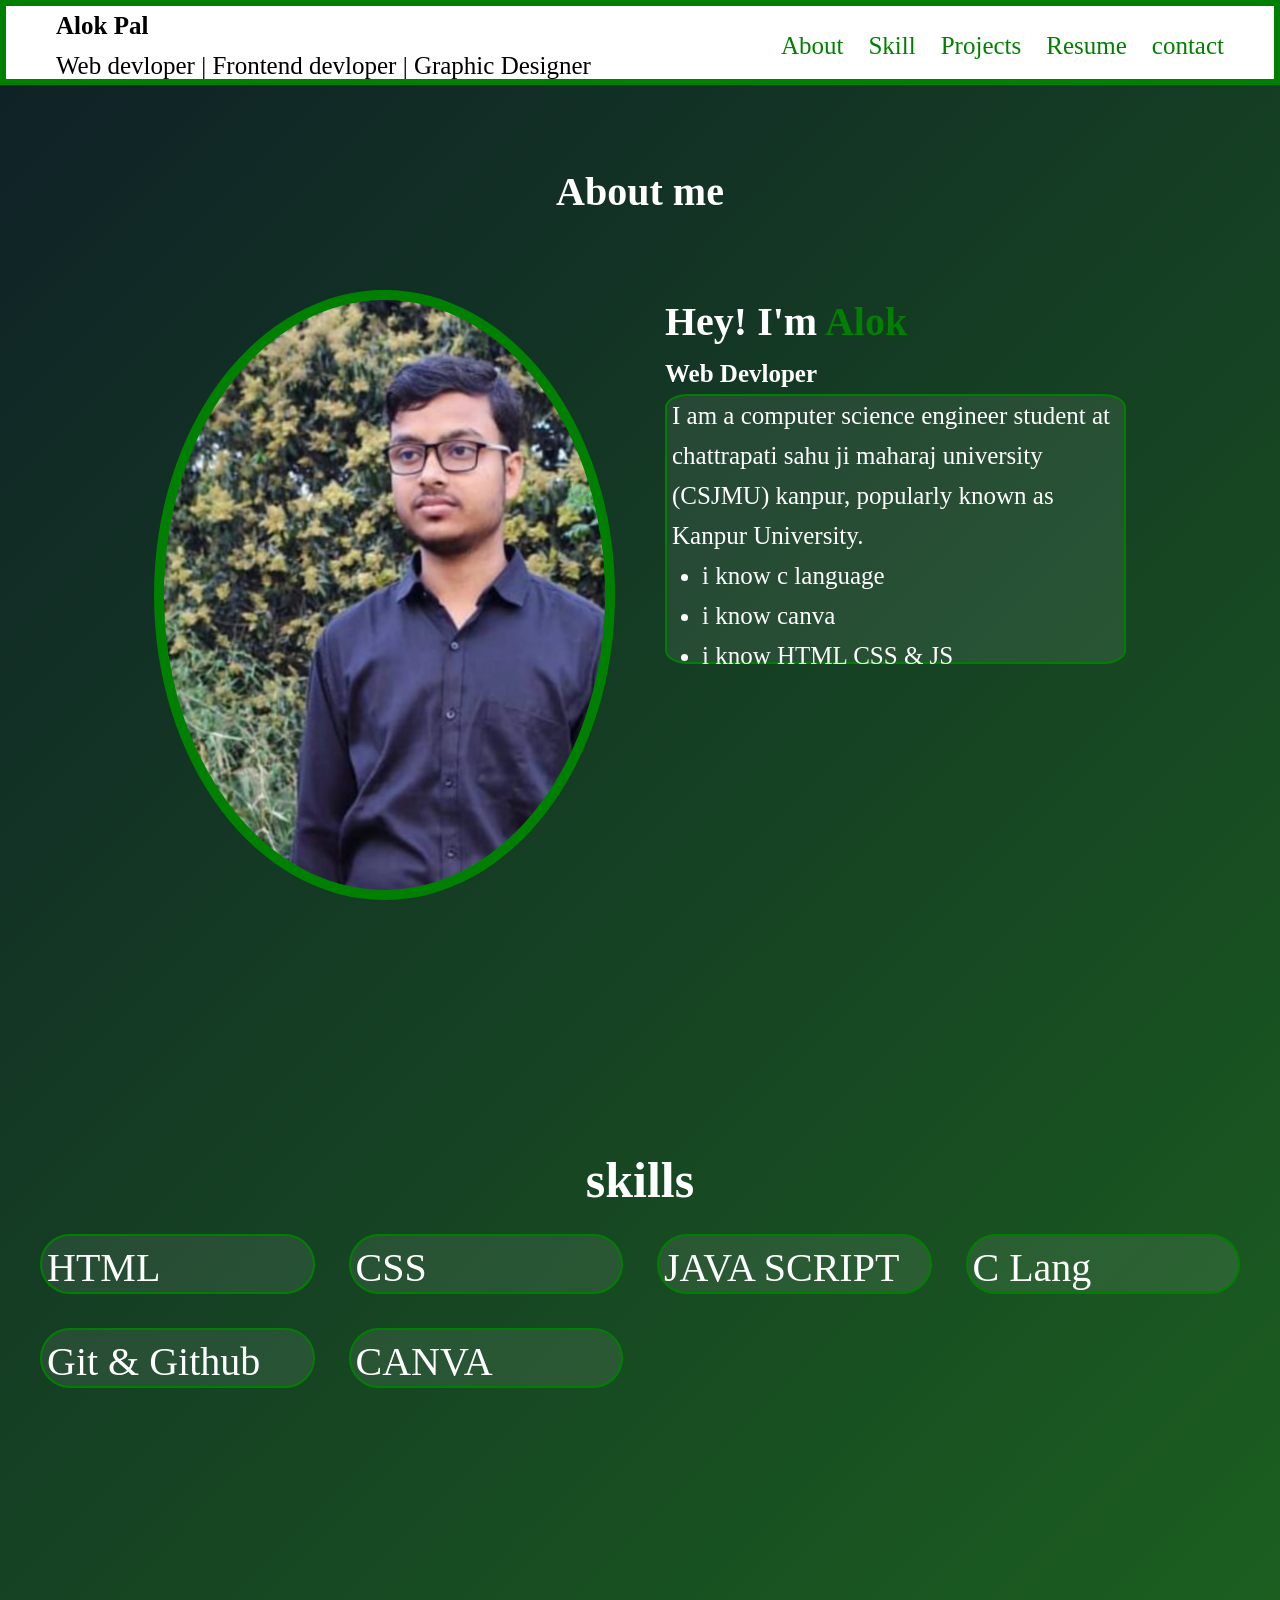
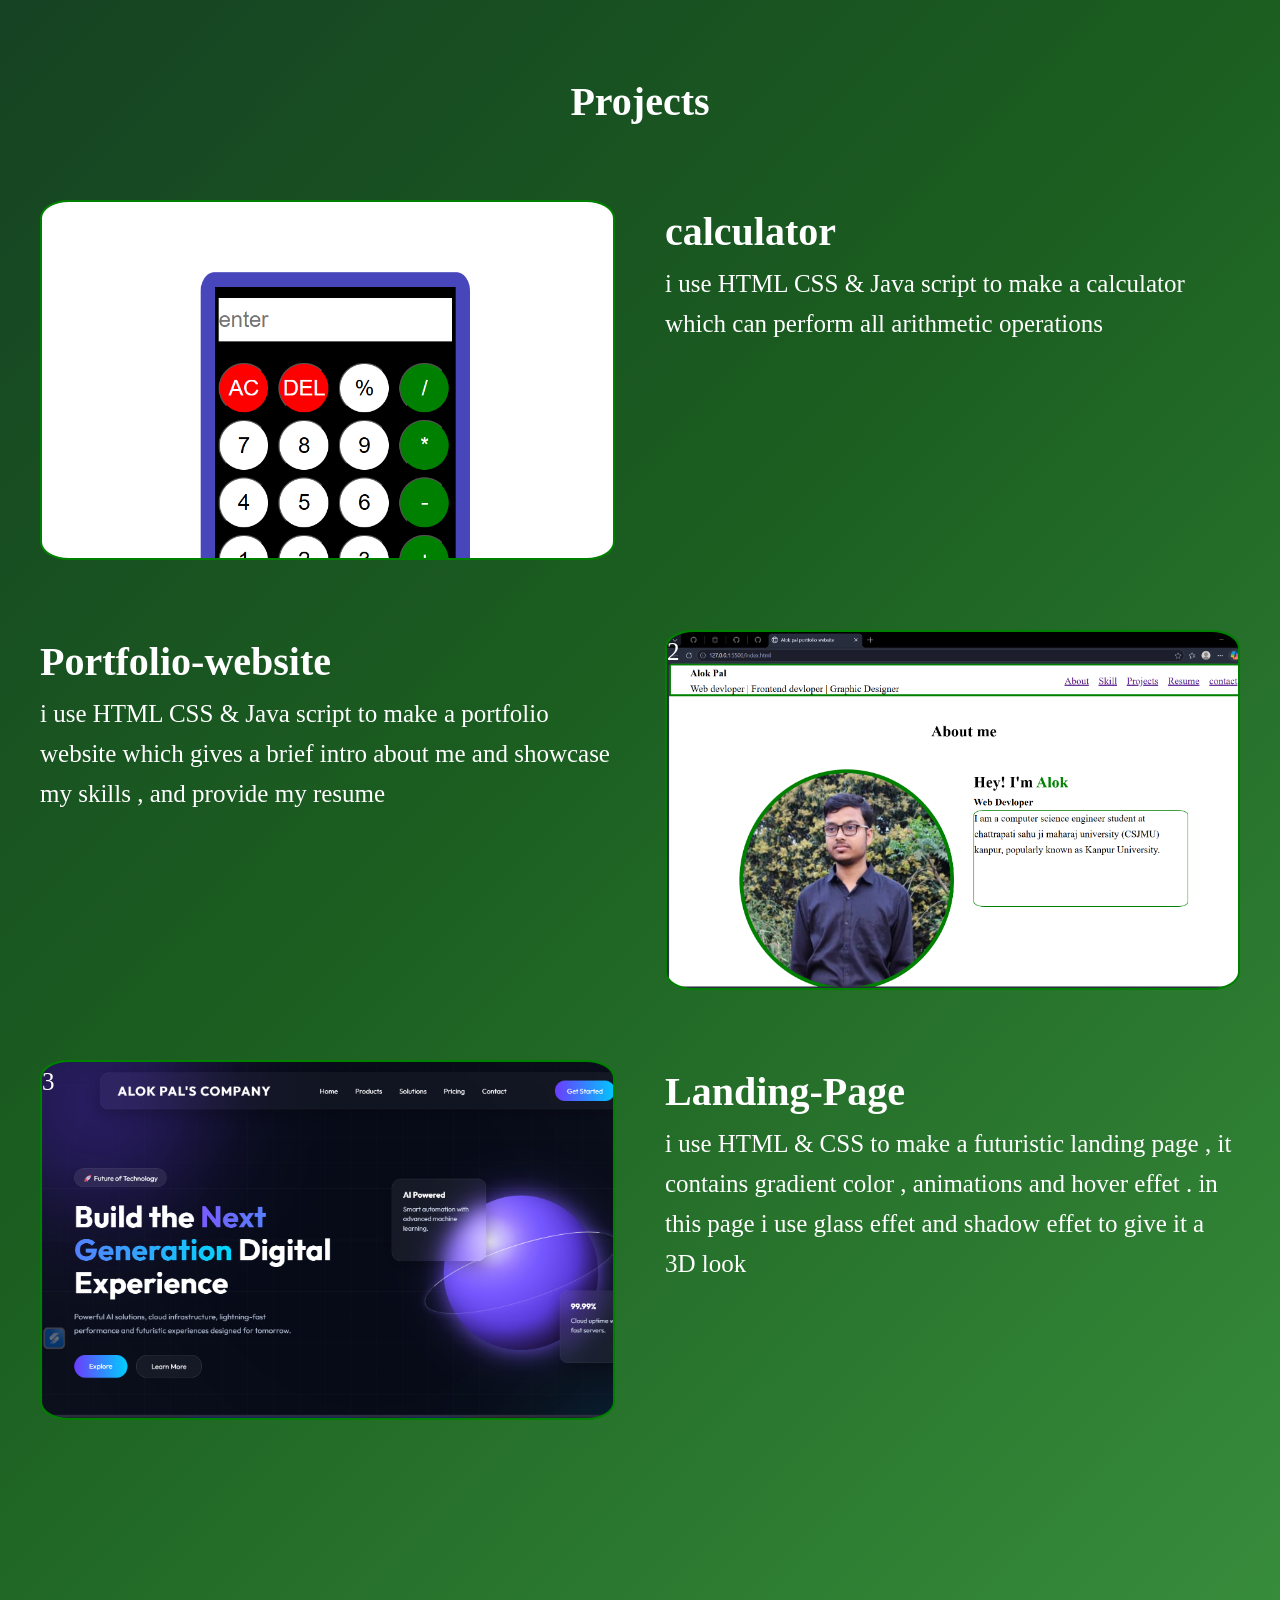
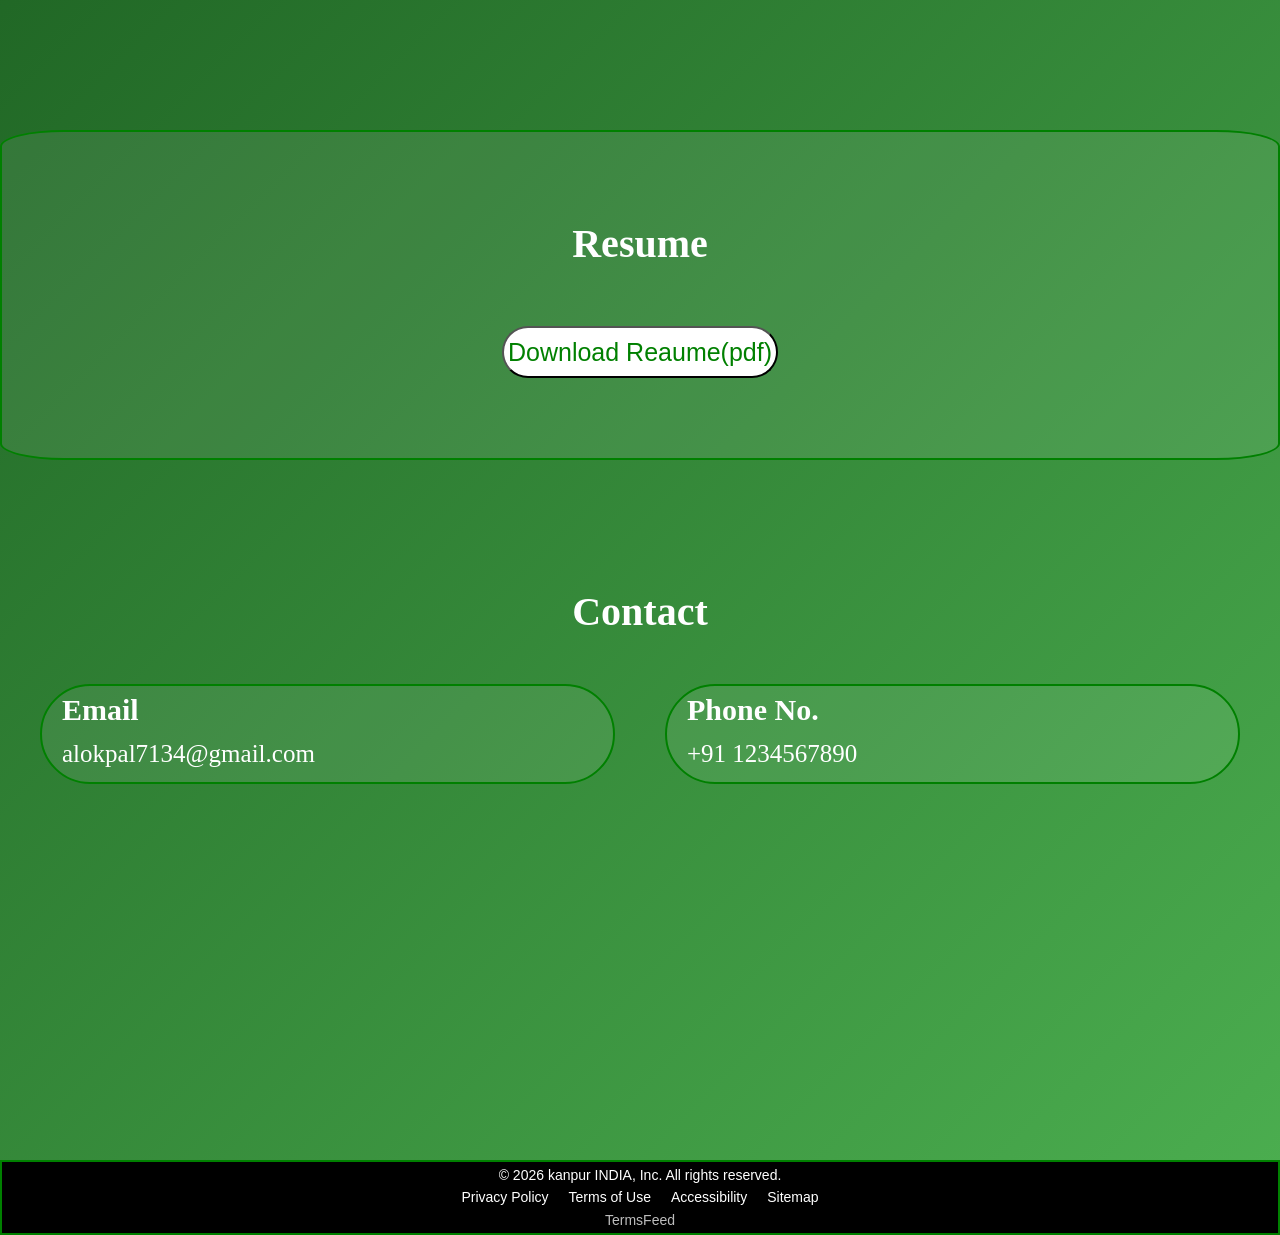
<file: Codsoft_Tasks/Task_1_portfolio_website/index.html>
<!DOCTYPE html>
<html lang="en">
<head>
    <meta charset="UTF-8">
    <meta name="viewport" content="width=device-width, initial-scale=1.0">
    <title>Alok pal portfolio website</title>
    <link rel="stylesheet" href="style.css">
</head>
<body>
    <header>
        <div class="navbar">
            <div class="nav-name">
            <h1>Alok Pal</h1>
            <p>Web devloper | Frontend devloper | Graphic Designer</p>
            </div>
             
             <div class="nav-pages">
            <a href="#about-section" class=".nav-pages">About</a>
            <a href="#skill-section" class=".nav-pages" >Skill</a>
            <a href="#project-section" class=".nav-pages">Projects</a>
            <a href="#resume-section" class=".nav-pages">Resume</a>
            <a href="#contact-section" class=".nav-pages">contact</a>
            </div>

        </div>  
    </header>


    <main>

        //about section
        <section id = "about-section">
        <div class="about">
           <div class="aboutme">About me</div> 
          <div id = "profile"></div>
          <div>
          <div id = "name"> <p style ="font-weight:bold; font-size: 40px;  line-height: 0.4;">Hey! I'm <span  style = "color: green; font-weight:bold; font-size: 40px;">Alok</span><br>
                           <span>Web Devloper</span>  </p></div>
          <div id = "intro"><p>I am a computer science engineer student at chattrapati sahu ji maharaj university (CSJMU) kanpur, popularly known as Kanpur University.
                   <ul>
                    <li>i know c language</li>
                    <li>i know canva</li>
                    <li>i know HTML CSS & JS</li>
                   </ul>
               </p></div>
           </div>

        </div>
        </section>
          
                <!-- // skill section -->
                 <section id = "skill-section">
                <div class="skill">
                <div id="skillHeading">skills</div>
                <div class="myskill html">HTML</div>
                <div class="myskill css">CSS</div>
                <div class="myskill js">JAVA SCRIPT</div>
                <div class="myskill c">C Lang</div>
                <div class="myskill git">Git & Github</div>
                <div class="myskill canva">CANVA</div>

                </div>
                </section>

                <!-- project section -->
                 <section id = "project-section">
                 <div class="projects">
                 <div class="projectheading ">Projects</div>
                 <div class="calculator-image proj-box">
                </span></div>
                 <div class="calculator proj-box description"><h1 style="font-size: 40px; font-weight: bold;">calculator</h1>
                <span> i use HTML CSS & Java script to make 
                    a calculator which can perform all arithmetic operations</span></div>

                 <div class="portfolio proj-box description"><h1 style="font-size: 40px; font-weight: bold;">Portfolio-website</h1>
                <span> i use HTML CSS & Java script to make 
                    a portfolio website which gives a brief intro about me
                and showcase my skills , and provide my resume</span></div>

                 <div class="portfolio-image proj-box">2</div>
                 <div class="landingpage-image proj-box">3</div>
                 <div class="landingpage proj-box description"><h1 style="font-size: 40px; font-weight: bold;">Landing-Page</h1>
                <span> i use HTML & CSS  to make 
                    a futuristic landing page , it contains gradient color , animations and hover effet . 
                in this page i use glass effet and shadow effet to give it a 3D look</span></div>

                 </div>
                 </section>

                 <!-- resume section -->
                  <section id = "resume-section">
                  <div class="resume">
                    <div class="resumeheading">Resume</div>
                    <div class="resumebox">
                        <a href="Resume 1.pdf" download>
                            <button>Download Reaume(pdf)</button></div>
                        </a>

                  </div>
                  </section>


                  <!-- contact section -->
                   <section id = "contact-section">
                   <div class="contact">
                    <div class="contactheading">Contact</div>
                    <div class="cont-box email"><span class="cont-content" style="font-size: 30px; font-weight: bold;">Email</span><br>alokpal7134@gmail.com</div>
                    <div class="cont-box phone"><span class="cont-content" style="font-size: 30px; font-weight: bold;">Phone No.</span><br>+91 1234567890</div>

                   </div>
                   </section>

    </main>

    <footer>
       <div class="footer">
    <p>&copy; 2026 kanpur INDIA, Inc. All rights reserved.</p>

    <div class="footer-links">
        <a>Privacy Policy</a>
        <a >Terms of Use</a>
        <a>Accessibility</a>
        <a>Sitemap</a>
    </div>

    <p class="powered-by">TermsFeed</p>
</div>  
    </footer>

    
</body>
</html>
</file>
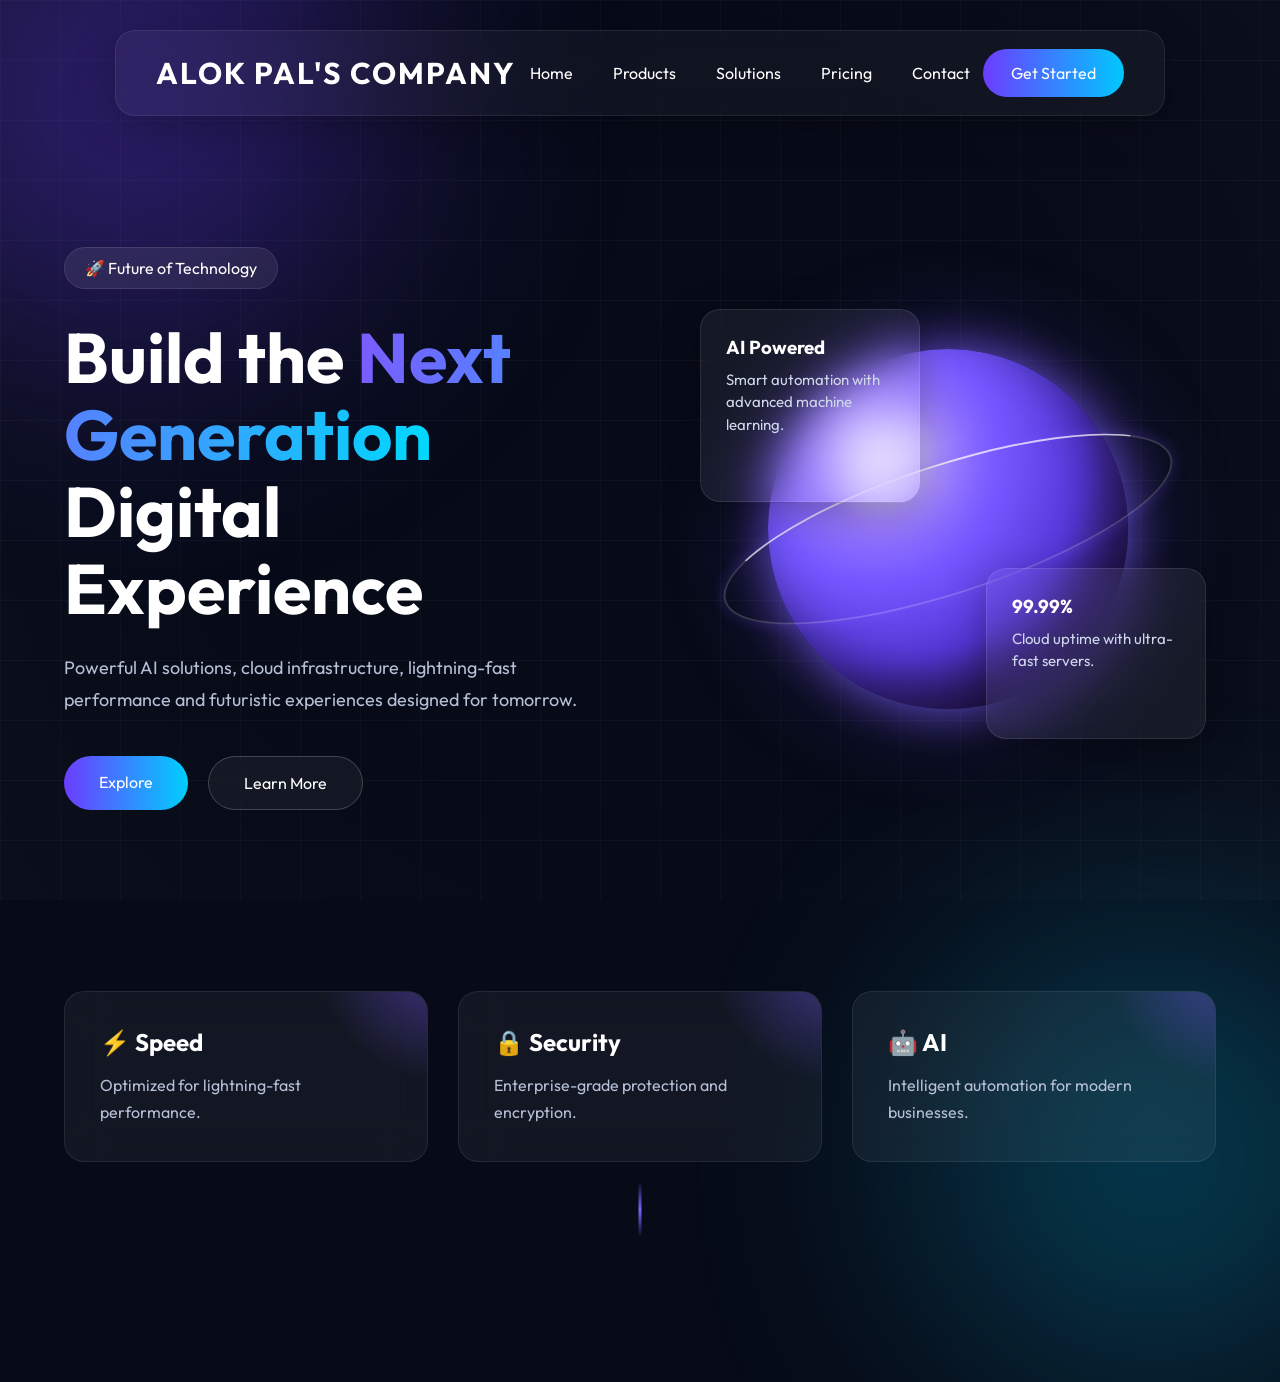
<file: Codsoft_Tasks/Task_2_landing_page/index.html>
<!DOCTYPE html>
<html lang="en">
<head>

    <meta charset="UTF-8">
    <meta name="viewport" content="width=device-width, initial-scale=1.0">

    <title>Landing Page</title>

    <!-- Google Font -->
    <link rel="preconnect" href="https://fonts.googleapis.com">
    <link rel="preconnect" href="https://fonts.gstatic.com" crossorigin>

    <link href="https://fonts.googleapis.com/css2?family=Outfit:wght@300;400;500;600;700;800&display=swap" rel="stylesheet">

    <!-- CSS -->
    <link rel="stylesheet" href="style.css">

</head>
<body>

    <!-- Background Glow -->
    <div class="bg-glow glow1"></div>
    <div class="bg-glow glow2"></div>

    <!-- ================= NAVBAR ================= -->

    <header>

        <nav class="navbar">

            <div class="logo">
                ALOK PAL'S COMPANY
            </div>

            <ul class="nav-links">

                <li><a href="#">Home</a></li>

                <li><a href="#">Products</a></li>

                <li><a href="#">Solutions</a></li>

                <li><a href="#">Pricing</a></li>

                <li><a href="#">Contact</a></li>

            </ul>

            <a href="#" class="nav-btn">
                Get Started
            </a>

        </nav>

    </header>

    <!-- ================= HERO ================= -->

    <section class="hero">

        <!-- LEFT -->

        <div class="hero-left">

            <span class="badge">
                🚀 Future of Technology
            </span>

            <h1>

                Build the

                <span>Next Generation</span>

                Digital Experience

            </h1>

            <p>

                Powerful AI solutions, cloud infrastructure,
                lightning-fast performance and futuristic
                experiences designed for tomorrow.

            </p>

            <div class="hero-buttons">

                <a href="#" class="primary-btn">
                    Explore
                </a>

                <a href="#" class="secondary-btn">
                    Learn More
                </a>

            </div>

        </div>

        <!-- RIGHT -->

        <div class="hero-right">

            <!-- Planet -->

            <div class="planet">

                <div class="ring"></div>

            </div>

            <!-- Floating Card -->

            <div class="glass-card card1">

                <h3>AI Powered</h3>

                <p>
                    Smart automation with
                    advanced machine learning.
                </p>

            </div>

            <div class="glass-card card2">

                <h3>99.99%</h3>

                <p>
                    Cloud uptime with
                    ultra-fast servers.
                </p>

            </div>

        </div>

    </section>

    <!-- ================= FEATURES ================= -->

    <section class="features">

        <div class="feature-card">

            <h3>⚡ Speed</h3>

            <p>
                Optimized for lightning-fast performance.
            </p>

        </div>

        <div class="feature-card">

            <h3>🔒 Security</h3>

            <p>
                Enterprise-grade protection and encryption.
            </p>

        </div>

        <div class="feature-card">

            <h3>🤖 AI</h3>

            <p>
                Intelligent automation for modern businesses.
            </p>

        </div>

    </section>

</body>
</html>
</file>
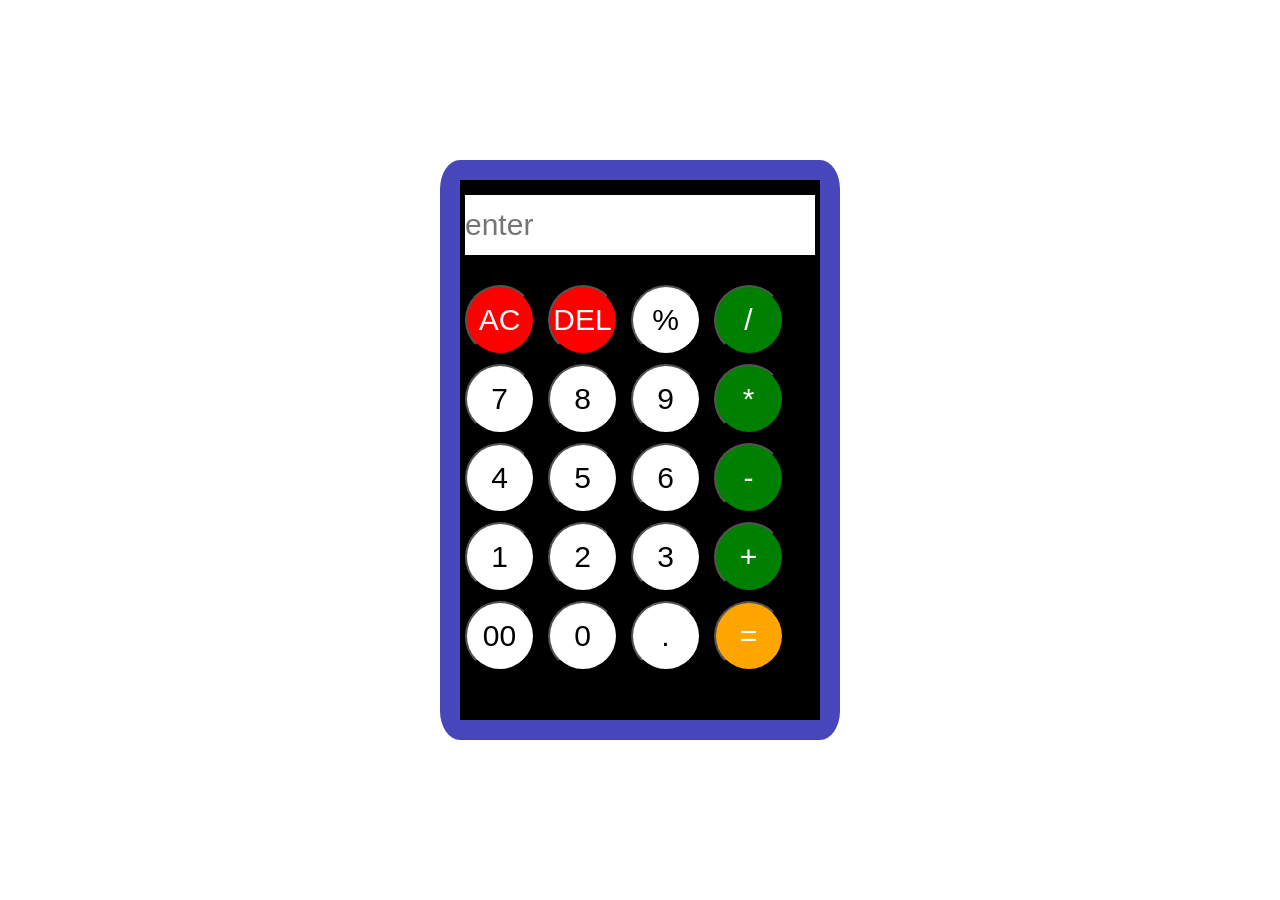
<file: Codsoft_Tasks/Task_3_calculator/index.html>
<!DOCTYPE html>
<html lang="en">
<head>
    <meta charset="UTF-8">
    <meta name="viewport" content="width=device-width, initial-scale=1.0">
    <title>calculator made by Alok Pal</title>
    <link rel="stylesheet" href="style.css">
</head>
<body>

    <div  class = "container">
     <input id="input" type = "text" placeholder="enter">

     <div class = "row">
        <button class="button clear">AC</button>
        <button class="button clear">DEL</button>
        <button class="button">%</button>
        <button class="button operator">/</button>
     </div>
     <div class = "row">
        <button class="button">7</button>
        <button class="button">8</button>
        <button class="button">9</button>
        <button class="button operator">*</button>
     </div>
     <div class = "row" >
        <button class="button">4</button>
        <button class="button">5</button>
        <button class="button">6</button>
        <button class="button operator">-</button>
     </div>
     <div class = "row">
        <button class="button">1</button>
        <button class="button">2</button>
        <button class="button">3</button>
        <button class="button operator" >+</button>
     </div>
     <div class = "row">
        <button class="button">00</button>
        <button class="button">0</button>
        <button class="button">.</button>
        <button class="button" id = "equal">=</button>
     </div>

     </div>


      <script src = "java.js"></script>
</body>
</html>
</file>
<file: Codsoft_Tasks/Task_1_portfolio_website/style.css>
*{
    margin: 0px;
    padding: 0px;
    box-sizing: border-box;
     font-size: 25px;
  line-height: 1.6;
}

/* header styling */
.navbar{
    height: 85px;
    width: 100%;
    display: flex;
    justify-content: space-between;
    
    padding-left:50px ;
    padding-right:50px ;
    position: fixed;
    border: 6px solid green;
    background-color: white;
    color: black;
}
.navbar a{
    text-decoration: none;
    color: green;
}


.nav-pages{
    height: 50px;
    display: flex;
    justify-content: center;
    align-items: center;
    gap: 1rem;
    font-weight: 500;
    margin-top:15px ;

} 



.about{
     height: 100vh;
    width: 100%;
    display: grid;
    grid-template-rows: 60px 30vh 30vh;
    grid-template-columns: 36vw 36vw ;
    justify-content: center;
    
    gap: 50px;
    row-gap: 70px;
    padding: 40px;
}

ul{
    padding: 30px;
    padding-top: 0px;
    margin: 0px;
}
    .aboutme{
    grid-row:1/2 ;
    grid-column:1/3 ;
    text-align: center;
    font-weight: bold;
    font-size: 40px;
}

#profile{
    grid-row:2/4 ;
    grid-column:1/2 ;
    border: 10px solid green;
    border-radius: 50%;
    background-image: url("profilePic.png");
    background-size: cover;
}
#name{
    grid-row:2/3 ;
    grid-column:2/3 ;
    
}
#intro{
    grid-row:3/4 ;
    grid-column:2/3 ;
    border: 2px solid green;
    border-radius: 5%;
    height: 30vh;
    padding-left: 5px;
    background: rgba(255, 255, 255, 0.08);
     -webkit-backdrop-filter: blur(10px);
}


.skill{
     height: 50vh;
    width: 100%;
    display: grid;
    grid-template-rows: 60px 60px 60px;
    grid-template-columns: 1fr 1fr 1fr 1fr;
    gap: 34px;
    padding: 40px;
    
    
}

#skillHeading{
    width: 100%;
    height: 60px;
    grid-row: 1/2;
    grid-column: 1/5;
     text-align: center;
    font-size: 50px;
    font-weight: bold;
}
.myskill{
    font-size: 40px;
   
    
    border: 2px solid green;
    border-radius: 50px;
    padding-left: 5px;
    background: rgba(255, 255, 255, 0.08);
     -webkit-backdrop-filter: blur(10px);
    
}
.html{
    grid-row:2/3 ;
    grid-column:1/2 ;
}
.css{
    grid-row:2/3 ;
    grid-column:2/3 ;
}

/* project section styling */

.projects{
     height: 180vh;
    width: 100%;
    display: grid;
    grid-template-rows: 60px 40vh 40vh 40vh;
    grid-template-columns: 1fr 1fr ;
    
    gap: 50px;
    row-gap: 70px;
    padding: 40px;
    
    
}
.projectheading{
    grid-row:1/2 ;
    grid-column:1/3 ;
    text-align: center;
    font-weight: bold;
    font-size: 40px;
}


.proj-box{
   
    border: 2px solid green;
    border-radius: 5%;
    
}

.portfolio-image{
    background-image: url("portfolioPic.png");
    background-size: cover;
    
}
.calculator-image{
    background-image: url("calculator.png");
   
    background-size: cover;}
.landingpage-image{
    background-image: url("landingpagePic.png");
   
    background-size: cover;
}

.description{
    border: none;
}

/* resume section styling */

#resume-section{
     background: rgba(255, 255, 255, 0.08);
     -webkit-backdrop-filter: blur(10px);
     border: 2px solid green;
    border-radius: 5%;
}

.resumeheading{
   
    text-align: center;
    font-weight: bold;
    font-size: 40px;
}

.resumebox{
    display: flex;
    justify-content: center;
    align-items : center;

   

}
button{
    background-color: white;
    color: green;
    margin-top:50px ;
    border-radius: 50px;
    padding: 4px;
}
button:hover{
    background-color: black;
    color: white;
}



/* contact section styling */

.contact{
     height: 60vh;
    width: 100%;
    display: grid;
    grid-template-rows: 34px 60px ;
    grid-template-columns: 1fr 1fr ;
    
    gap: 50px;
    row-gap: 70px;
    padding: 40px;
}

.contactheading{
    grid-row:1/2 ;
    grid-column:1/3 ;
    text-align: center;
    font-weight: bold;
    font-size: 40px;
}

.cont-box{
        border: 2px solid green;
        border-radius: 50px;
        height: 100px;
        padding-left: 20px;

        
}

.cont-content{
    margin: 0px;
}

.phone{
      grid-row:2/3 ;
    grid-column:2/3;
    background: rgba(255, 255, 255, 0.08);
     -webkit-backdrop-filter: blur(10px);
    
}
.email{
      grid-row:2/3 ;
    grid-column:1/2;
    background: rgba(255, 255, 255, 0.08);
     -webkit-backdrop-filter: blur(10px);
}

/* footer styling */

.footer {
  
    width: 100%;
    background-color: #000;
    color: #fff;
    text-align: center;
    padding: 2px;
    font-family: Arial, sans-serif;
    border: 2px solid green;
    position: sticky;
    bottom: 0px;
    align-items: flex-end;
}

.footer p {
    
    font-size: 14px;
}

.footer-links {
    display: flex;
    justify-content: center;
    gap: 20px;
    
    flex-wrap: wrap;
}

.footer-links a {
    color: #fff;
    text-decoration: none;
    font-size: 14px;
}

.footer-links a:hover {
    text-decoration: underline;
}

.powered-by {
    color: #bdbdbd;
    
    font-size: 14px;
    margin: 0px;
    padding: 0%;
}


.about,
.skills,
.projects,
.resume,
.contact {
    margin: 80px 0;
}



/* body{
    background: linear-gradient(135deg, #f1fff4, #d8f8d8, #b6efb6);
} */

/* body{
    background: linear-gradient(
        135deg,
        #ffffff 0%,
        #eefcf0 35%,
        #d7f8d7 70%,
        #b4ebb4 100%
    );
} */

/* body{
    background: linear-gradient(135deg, #e8fff1, #b8f7c8, #74d680);
} */

body{
    background: linear-gradient(135deg, #0f2027, #1b5e20, #4caf50);
    color: white;
}
</file>
<file: Codsoft_Tasks/Task_2_landing_page/style.css>
*{
    margin:0;
    padding:0;
    box-sizing:border-box;
}

html{
    scroll-behavior:smooth;
}

body{

    font-family:'Outfit',sans-serif;
    background:#070B18;
    color:white;
    overflow-x:hidden;
    position:relative;
}

/* background glow */

.bg-glow{
    position:absolute;
    border-radius:50%;
    filter:blur(130px);
    z-index:-1;
}

.glow1{

    width:500px;
    height:500px;

    background:#6c3cff;

    top:-150px;
    left:-120px;

    opacity:.35;
}

.glow2{

    width:450px;
    height:450px;

    background:#00d4ff;

    bottom:-120px;
    right:-100px;

    opacity:.25;
}

/* navbar */

header{

    width:100%;
    padding:30px 9%;
}

.navbar{

    display:flex;

    justify-content:space-between;

    align-items:center;
}

.logo{

    font-size:30px;

    font-weight:700;

    letter-spacing:2px;
}

.nav-links{

    display:flex;

    gap:40px;

    list-style:none;
}

.nav-links a{

    text-decoration:none;

    color:white;

    transition:.3s;
}

.nav-links a:hover{

    color:#8d74ff;
}

.nav-btn{

    text-decoration:none;

    color:white;

    padding:14px 28px;

    border-radius:50px;

    background:linear-gradient(90deg,#6c3cff,#00c8ff);

    transition:.3s;
}

.nav-btn:hover{

    transform:translateY(-4px);

    box-shadow:0 0 25px #6c3cff;
}

/* hero */

.hero{

    width:90%;

    margin:auto;

    min-height:85vh;

    display:grid;

    grid-template-columns:1fr 1fr;

    align-items:center;

    gap:80px;
}

/* LEFT */

.badge{

    display:inline-block;

    padding:10px 20px;

    border-radius:50px;

    background:rgba(255,255,255,.08);

    backdrop-filter:blur(12px);

    border:1px solid rgba(255,255,255,.1);

    margin-bottom:30px;
}

.hero h1{

    font-size:70px;

    line-height:1.1;

    margin-bottom:25px;
}

.hero h1 span{

    background:linear-gradient(90deg,#7a5cff,#00d9ff);

    -webkit-background-clip:text;

    -webkit-text-fill-color:transparent;
}

.hero p{

    color:#b5bfd6;

    font-size:18px;

    line-height:1.8;

    max-width:520px;

    margin-bottom:40px;
}

/* BUTTONS */

.hero-buttons{

    display:flex;

    gap:20px;
}

.primary-btn,
.secondary-btn{

    text-decoration:none;

    padding:16px 35px;

    border-radius:50px;

    transition:.35s;
}

.primary-btn{

    color:white;

    background:linear-gradient(90deg,#6c3cff,#00cfff);
}

.primary-btn:hover{

    transform:translateY(-5px);

    box-shadow:0 0 30px #6c3cff;
}

.secondary-btn{

    color:white;

    border:1px solid rgba(255,255,255,.2);

    background:rgba(255,255,255,.05);

    backdrop-filter:blur(15px);
}

.secondary-btn:hover{

    background:rgba(255,255,255,.12);
}

/* right-side */

.hero-right{

    position:relative;

    display:flex;

    justify-content:center;

    align-items:center;

    min-height:600px;
}

/* glass cards */

.glass-card{

    position:absolute;

    width:220px;

    padding:25px;

    background:rgba(255,255,255,.06);

    border:1px solid rgba(255,255,255,.1);

    backdrop-filter:blur(20px);

    border-radius:20px;

    box-shadow:0 10px 40px rgba(0,0,0,.3);
}

.glass-card h3{

    margin-bottom:10px;

    color:white;
}

.glass-card p{

    color:#cfd7eb;

    line-height:1.5;

    font-size:15px;
}

.card1{

    top:80px;

    left:20px;
}

.card2{

    bottom:90px;

    right:10px;
}

/* features */

.features{

    width:90%;

    margin:80px auto;

    display:grid;

    grid-template-columns:repeat(3,1fr);

    gap:30px;
}

.feature-card{

    background:rgba(255,255,255,.05);

    border:1px solid rgba(255,255,255,.08);

    backdrop-filter:blur(20px);

    border-radius:20px;

    padding:35px;

    transition:.3s;
}

.feature-card:hover{

    transform:translateY(-8px);

    box-shadow:0 0 30px rgba(108,60,255,.3);
}

.feature-card h3{

    margin-bottom:15px;

    font-size:24px;
}

.feature-card p{

    color:#b5bfd6;

    line-height:1.7;
}

/* responsive */

@media(max-width:992px){

.hero{

grid-template-columns:1fr;

text-align:center;

}

.hero p{

margin:auto auto 40px;

}

.hero-buttons{

justify-content:center;

}

.nav-links{

display:none;

}

.features{

grid-template-columns:1fr;

}

.hero h1{

font-size:50px;

}

}


/* 3rd part */

/* ===========================
        FUTURISTIC PLANET
=========================== */

.planet{

    position:relative;

    width:360px;
    height:360px;

    border-radius:50%;

    background:
    radial-gradient(circle at 30% 30%,
    #ffffff 0%,
    #c8b9ff 8%,
    #9b7cff 18%,
    #7457ff 35%,
    #5537d8 58%,
    #2b1859 82%,
    #140924 100%);

    box-shadow:
    0 0 45px rgba(123,92,255,.65),
    0 0 100px rgba(123,92,255,.35),
    inset -25px -30px 45px rgba(0,0,0,.45);

    animation:floatPlanet 6s ease-in-out infinite;
}

/* Top Highlight */

.planet::before{

    content:"";

    position:absolute;

    width:110px;
    height:110px;

    border-radius:50%;

    top:55px;
    left:70px;

    background:rgba(255,255,255,.22);

    filter:blur(18px);

}

/* Outer Glow */

.planet::after{

    content:"";

    position:absolute;

    inset:-28px;

    border-radius:50%;

    background:
    radial-gradient(circle,
    rgba(123,92,255,.30),
    transparent 72%);

    filter:blur(20px);

    z-index:-1;

}

/* ===========================
        ORBIT RING
=========================== */

.ring{

    position:absolute;

    width:470px;
    height:130px;

    border-radius:50%;

    border:2px solid rgba(255,255,255,.18);

    top:50%;
    left:50%;

    transform:translate(-50%,-50%) rotate(-18deg);

    box-shadow:
    0 0 15px rgba(123,92,255,.25);

}

/* Front Highlight */

.ring::before{

    content:"";

    position:absolute;

    inset:-2px;

    border-radius:50%;

    border-top:2px solid rgba(255,255,255,.65);

    border-left:2px solid transparent;
    border-right:2px solid transparent;
    border-bottom:2px solid transparent;

}

/* ===========================
        FLOAT ANIMATION
=========================== */

@keyframes floatPlanet{

    0%{

        transform:translateY(0);

    }

    50%{

        transform:translateY(-12px);

    }

    100%{

        transform:translateY(0);

    }

}

/* 4th part */

/*======================================
        PREMIUM GRID BACKGROUND
=======================================*/

body::before{

    content:"";

    position:fixed;

    inset:0;

    background-image:

    linear-gradient(rgba(255,255,255,.03) 1px, transparent 1px),

    linear-gradient(90deg, rgba(255,255,255,.03) 1px, transparent 1px);

    background-size:60px 60px;

    pointer-events:none;

    z-index:-3;

}

/*======================================
        NOISE OVERLAY
=======================================*/

body::after{

    content:"";

    position:fixed;

    inset:0;

    background:

    radial-gradient(circle at center,
    transparent 40%,
    rgba(255,255,255,.02));

    pointer-events:none;

    z-index:-2;

}

/*======================================
        NAVBAR GLASS
=======================================*/

.navbar{

    padding:18px 40px;

    border-radius:20px;

    background:rgba(255,255,255,.04);

    backdrop-filter:blur(18px);

    border:1px solid rgba(255,255,255,.08);

    box-shadow:0 10px 40px rgba(0,0,0,.25);

}

/*======================================
        LOGO EFFECT
=======================================*/

.logo{

    cursor:pointer;

    transition:.35s;

}

.logo:hover{

    color:#7c63ff;

    text-shadow:

    0 0 15px #7c63ff,

    0 0 30px #7c63ff;

}

/*======================================
        NAV LINK UNDERLINE
=======================================*/

.nav-links a{

    position:relative;

}

.nav-links a::after{

    content:"";

    position:absolute;

    left:0;

    bottom:-6px;

    width:0;

    height:2px;

    background:#7c63ff;

    transition:.35s;

}

.nav-links a:hover::after{

    width:100%;

}

/*======================================
        FEATURE CARD BORDER GLOW
=======================================*/

.feature-card{

    position:relative;

    overflow:hidden;

}

.feature-card::before{

    content:"";

    position:absolute;

    width:250px;

    height:250px;

    background:

    radial-gradient(circle,

    rgba(123,92,255,.45),

    transparent 70%);

    top:-160px;

    right:-140px;

    transition:.5s;

}

.feature-card:hover::before{

    transform:scale(1.5);

}

/*======================================
        GLASS CARD HOVER
=======================================*/

.glass-card{

    transition:.35s;

}

.glass-card:hover{

    transform:

    translateY(-12px)

    scale(1.04);

    border-color:#7c63ff;

    box-shadow:

    0 0 35px rgba(124,99,255,.35);

}

/*======================================
        BUTTON SHINE EFFECT
=======================================*/

.primary-btn{

    position:relative;

    overflow:hidden;

}

.primary-btn::before{

    content:"";

    position:absolute;

    width:70px;

    height:220%;

    background:

    rgba(255,255,255,.35);

    top:-60%;

    left:-120px;

    transform:rotate(25deg);

    transition:.7s;

}

.primary-btn:hover::before{

    left:170%;

}

/*======================================
        FEATURE CARD ICON
=======================================*/

.feature-card h3{

    display:flex;

    align-items:center;

    gap:12px;

}

/*======================================
        SECTION SPACING
=======================================*/

.features{

    padding-bottom:100px;

}

/*======================================
        SCROLL INDICATOR
=======================================*/

.hero::after{

    content:"";

    position:absolute;

    bottom:25px;

    left:50%;

    transform:translateX(-50%);

    width:3px;

    height:55px;

    border-radius:20px;

    background:

    linear-gradient(

    transparent,

    #7c63ff,

    transparent);

    animation:scrollMove 2s infinite;

}

/*======================================
        SCROLL ANIMATION
=======================================*/

@keyframes scrollMove{

    0%{

        opacity:0;

        transform:

        translate(-50%,0);

    }

    50%{

        opacity:1;

        transform:

        translate(-50%,10px);

    }

    100%{

        opacity:0;

        transform:

        translate(-50%,20px);

    }

}

/*======================================
        MOBILE
=======================================*/

@media(max-width:768px){

.hero{

padding-top:40px;

}

.hero h1{

font-size:42px;

}

.hero-right{

min-height:450px;

}

.planet{

width:260px;

height:260px;

}

.ring{

width:350px;

height:110px;

}

.glass-card{

position:relative;

margin:20px auto;

left:auto;

right:auto;

top:auto;

bottom:auto;

}

.features{

margin-top:50px;

}

}
</file>
<file: Codsoft_Tasks/Task_3_calculator/style.css>
*{
    margin:0px;
    padding: 0px;
    box-sizing: border-box;

}

body{
    width: 100%;
    height: 100vh;
    display:flex ;
    justify-content: center;
    align-items: center;
   
}

.container{
    box-sizing: content-box;
    width: 40vh;
    height: 60vh;
    background-color: black;
    border : 20px solid rgb(71, 71, 187);
    border-radius: 5%;
}



#input{
    height: 70px;
    width: 100%;
    border: 5px solid black;
    margin-top: 10px;
    margin-bottom: 20px;
    font-size: 30px;
}

.button{
    height: 70px;
    width: 70px;
    background-color: white;
    color: black;
    border-radius: 50%;
    margin: 4.5px;
    font-size: 30px;
}

.clear{
    background-color: red;
    
    color: white;
}
.operator{
    background-color: green;
    
    color: white;
}
#equal{
    background-color: orange;
    
    color: white;
}
</file>
